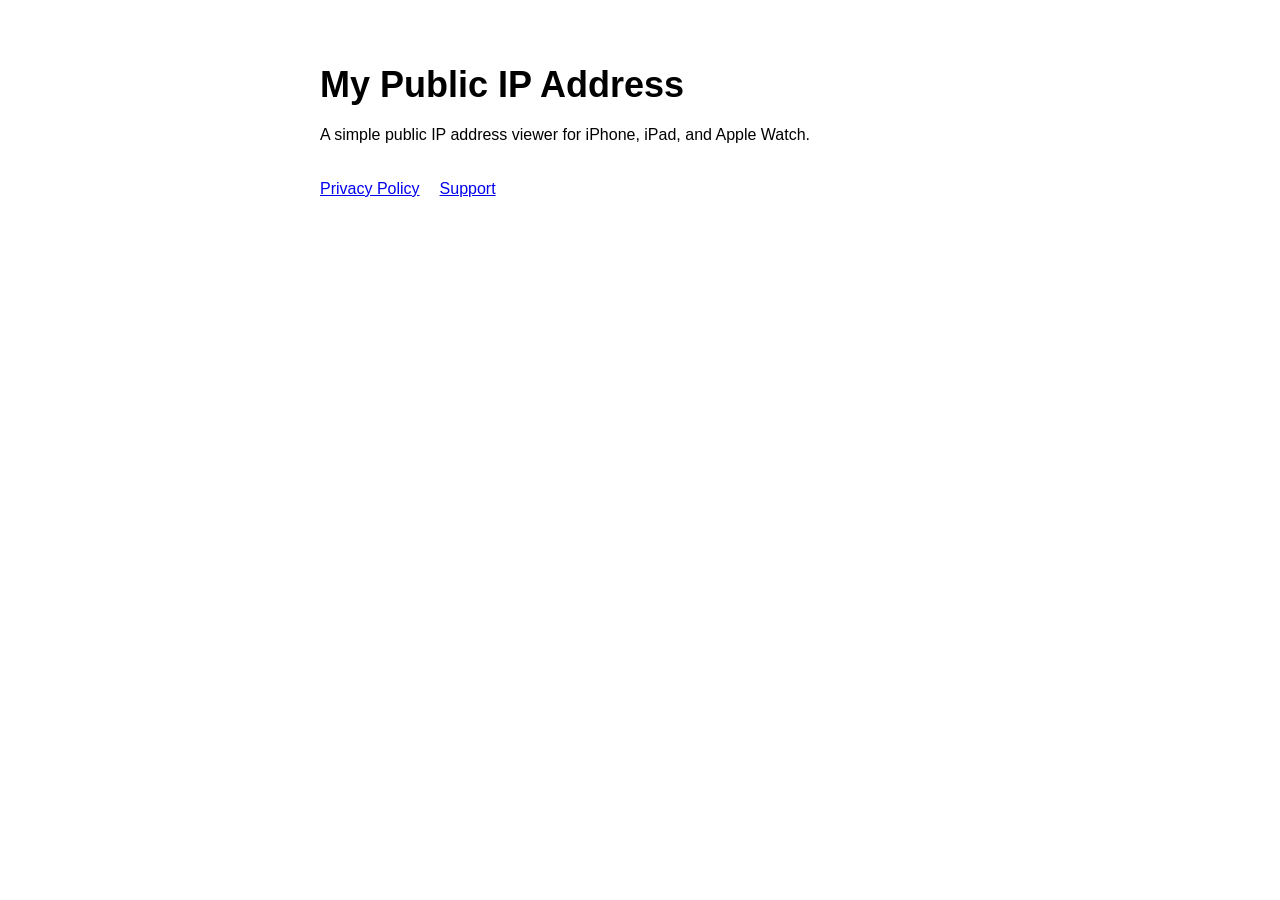
<file: docs/index.html>
<!doctype html>
<html lang="en">
<head>
  <meta charset="utf-8">
  <meta name="viewport" content="width=device-width, initial-scale=1">
  <meta name="description" content="Privacy and support information for My Public IP Address on iPhone, iPad, and Apple Watch.">
  <title>My Public IP Address</title>
  <link rel="stylesheet" href="styles.css">
</head>
<body>
  <main>
    <h1>My Public IP Address</h1>
    <p>A simple public IP address viewer for iPhone, iPad, and Apple Watch.</p>
    <nav aria-label="Information">
      <a href="privacy.html">Privacy Policy</a>
      <a href="support.html">Support</a>
    </nav>
  </main>
</body>
</html>
</file>
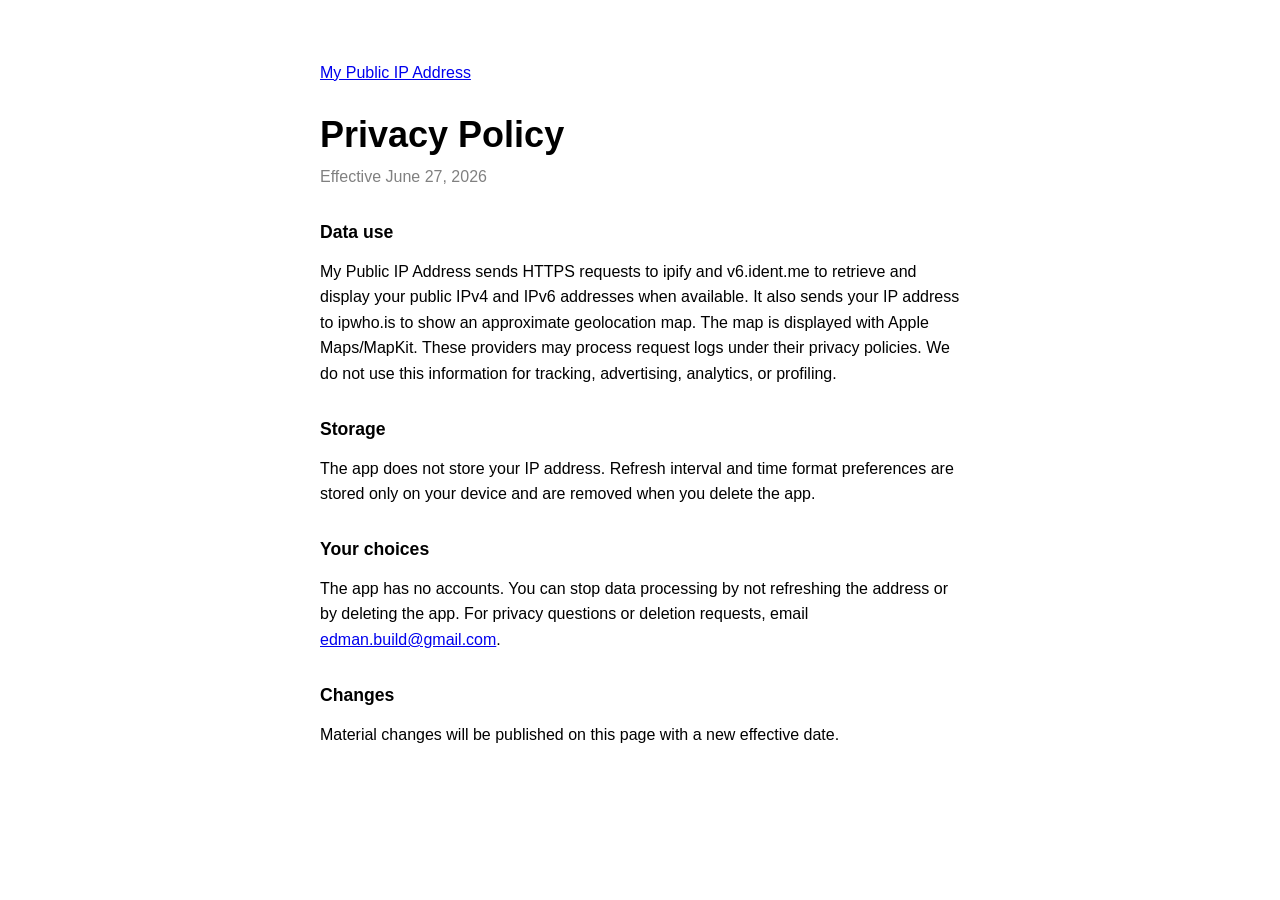
<file: docs/privacy.html>
<!doctype html>
<html lang="en">
<head>
  <meta charset="utf-8">
  <meta name="viewport" content="width=device-width, initial-scale=1">
  <meta name="description" content="Privacy Policy for My Public IP Address.">
  <title>Privacy Policy - My Public IP Address</title>
  <link rel="stylesheet" href="styles.css">
</head>
<body>
  <main>
    <a class="back" href="index.html">My Public IP Address</a>
    <h1>Privacy Policy</h1>
    <p class="updated">Effective June 27, 2026</p>

    <h2>Data use</h2>
    <p>My Public IP Address sends HTTPS requests to ipify and v6.ident.me to retrieve and display your public IPv4 and IPv6 addresses when available. It also sends your IP address to ipwho.is to show an approximate geolocation map. The map is displayed with Apple Maps/MapKit. These providers may process request logs under their privacy policies. We do not use this information for tracking, advertising, analytics, or profiling.</p>

    <h2>Storage</h2>
    <p>The app does not store your IP address. Refresh interval and time format preferences are stored only on your device and are removed when you delete the app.</p>

    <h2>Your choices</h2>
    <p>The app has no accounts. You can stop data processing by not refreshing the address or by deleting the app. For privacy questions or deletion requests, email <a href="mailto:edman.build@gmail.com">edman.build@gmail.com</a>.</p>

    <h2>Changes</h2>
    <p>Material changes will be published on this page with a new effective date.</p>
  </main>
</body>
</html>
</file>
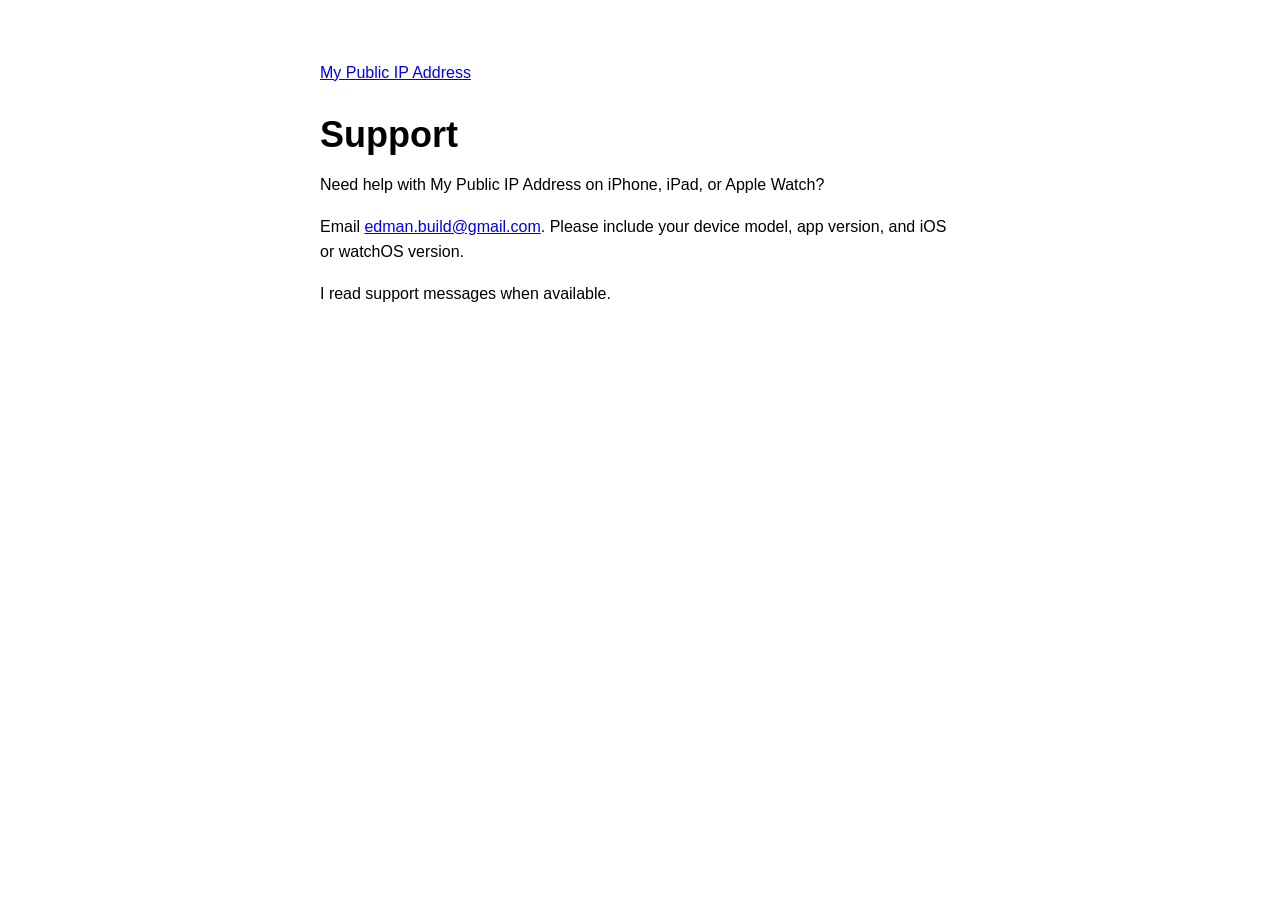
<file: docs/support.html>
<!doctype html>
<html lang="en">
<head>
  <meta charset="utf-8">
  <meta name="viewport" content="width=device-width, initial-scale=1">
  <meta name="description" content="Support for My Public IP Address.">
  <title>Support - My Public IP Address</title>
  <link rel="stylesheet" href="styles.css">
</head>
<body>
  <main>
    <a class="back" href="index.html">My Public IP Address</a>
    <h1>Support</h1>
    <p>Need help with My Public IP Address on iPhone, iPad, or Apple Watch?</p>
    <p>Email <a href="mailto:edman.build@gmail.com">edman.build@gmail.com</a>. Please include your device model, app version, and iOS or watchOS version.</p>
    <p>I read support messages when available.</p>
  </main>
</body>
</html>
</file>
<file: docs/styles.css>
:root {
  color-scheme: light dark;
  font-family: -apple-system, BlinkMacSystemFont, "Segoe UI", sans-serif;
  background: Canvas;
  color: CanvasText;
}

body {
  margin: 0;
}

main {
  width: min(40rem, calc(100% - 2rem));
  margin: 0 auto;
  padding: 4rem 0;
}

h1 {
  margin: 0 0 0.5rem;
  font-size: 2.25rem;
  letter-spacing: 0;
}

h2 {
  margin: 2rem 0 0.4rem;
  font-size: 1.1rem;
  letter-spacing: 0;
}

p {
  line-height: 1.6;
}

a {
  color: LinkText;
}

nav {
  display: flex;
  gap: 1.25rem;
  margin-top: 2rem;
}

.back {
  display: inline-block;
  margin-bottom: 2rem;
}

.updated {
  color: GrayText;
  margin-top: 0;
}
</file>
